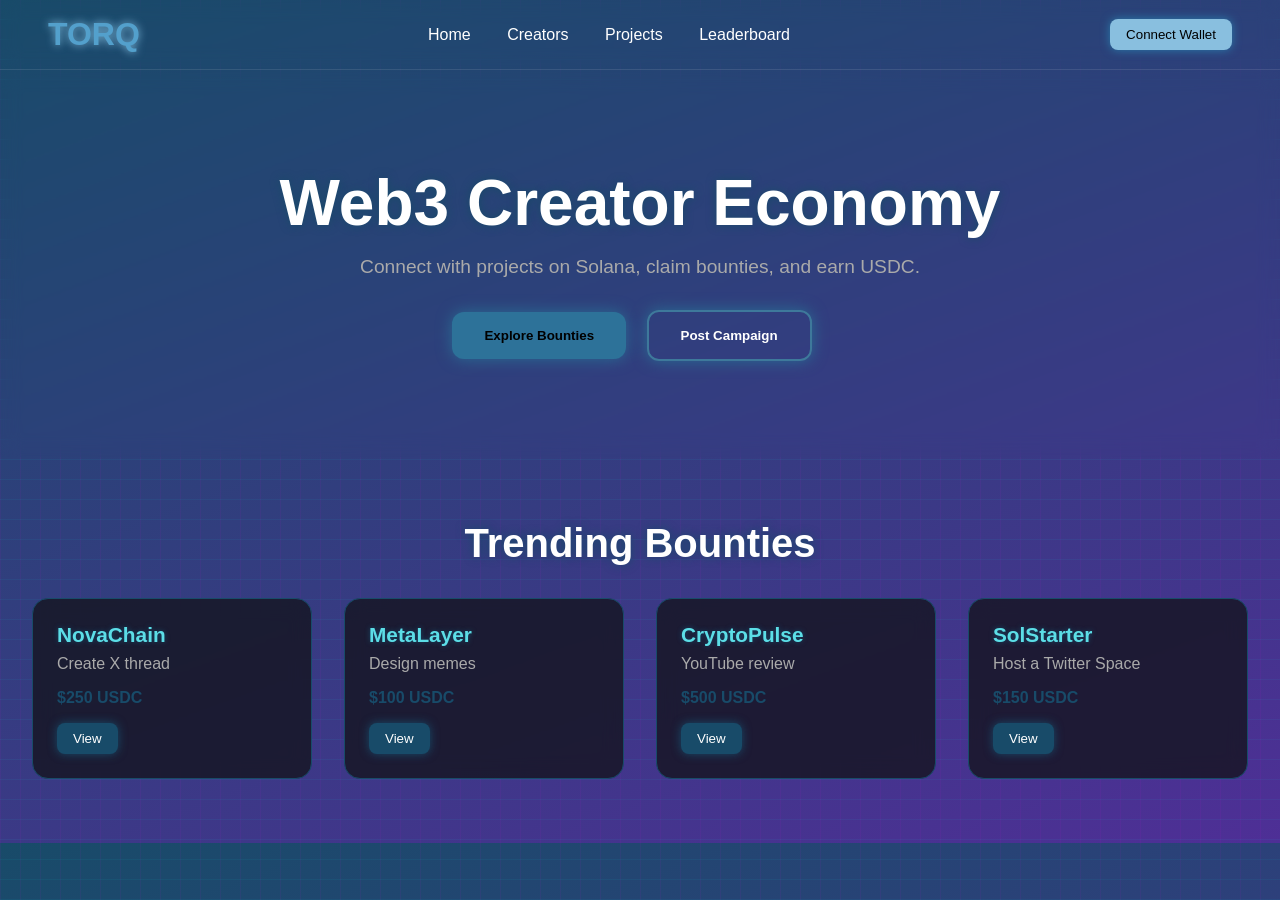
<file: index.html>
<!DOCTYPE html>
<html lang="en">

<head>
    <meta charset="UTF-8">
    <meta name="viewport" content="width=device-width, initial-scale=1.0">
    <title>TORQ - Web3 Creator Marketplace</title>
    <link rel="icon" type="img" href="./torq.png">
    <link rel="stylesheet" href="torq.css">
</head>

<body>
    <div id="grid-bg"></div>
    <!-- Navbar -->
    <nav class="navbar">
        <div class="logo">TORQ</div>
        <div class="nav-links">
            <a href="index.html">Home</a>
            <a href="creators.html">Creators</a>
            <a href="projects.html">Projects</a>
            <a href="leaderboard.html">Leaderboard</a>
        </div>
        <button id="wallet-btn">Connect Wallet</button>
    </nav>

    <!-- Hero Section -->
    <section class="hero">
        <h1>Web3 Creator Economy</h1>
        <p>Connect with projects on Solana, claim bounties, and earn USDC.</p>
        <div class="hero-buttons">
            <a href="creators.html"><button>Explore Bounties</button></a>
            <a href="projects.html"><button class="outline">Post Campaign</button></a>
        </div>
    </section>

    <!-- Bounties Section -->
    <section class="bounties" id="bounties">
        <h2>Trending Bounties</h2>
        <div class="bounty-container" id="bounty-container"></div>
    </section>

    <script src="torq.js"></script>
</body>

</html>
</file>
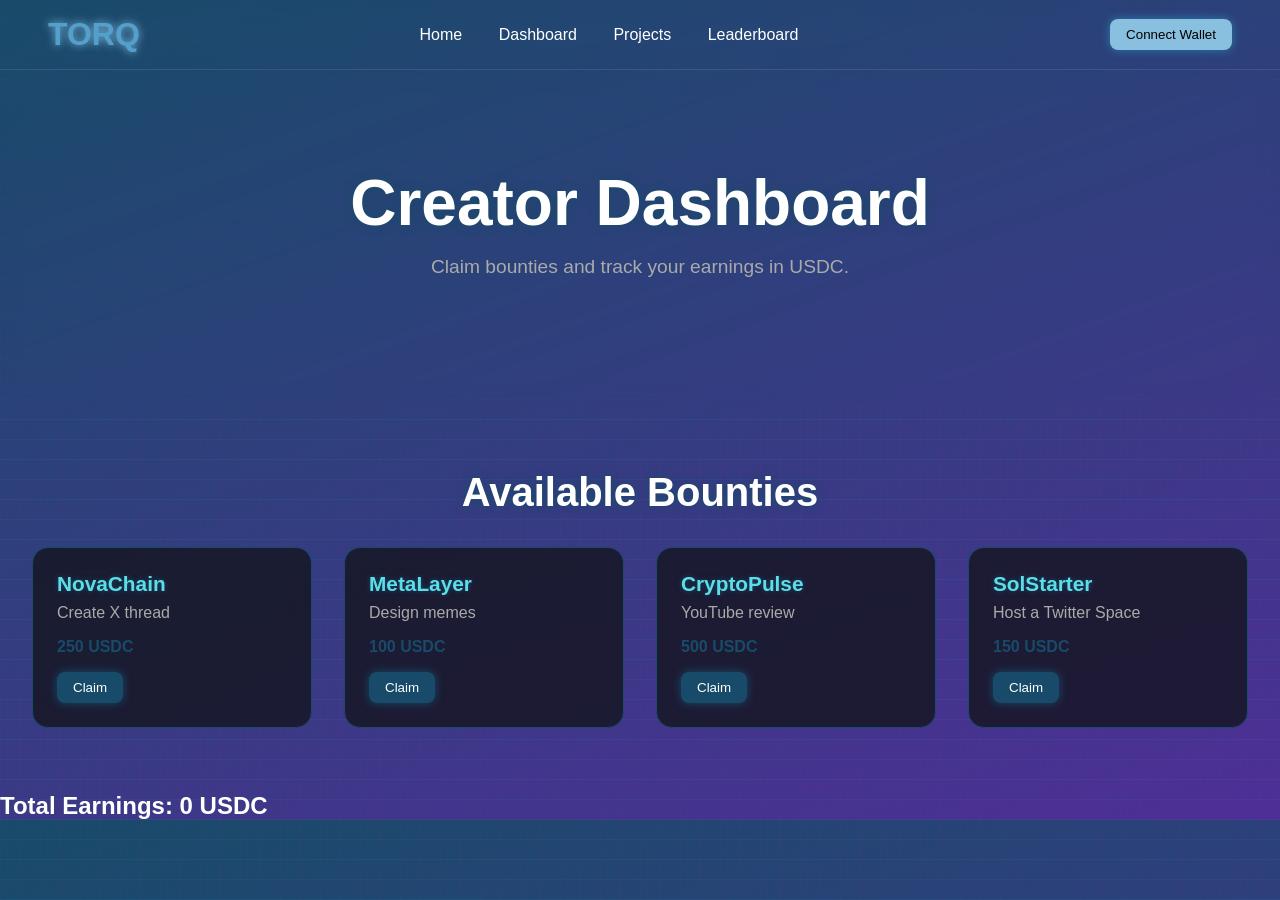
<file: creators.html>
<!DOCTYPE html>
<html lang="en">

<head>
    <meta charset="UTF-8">
    <meta name="viewport" content="width=device-width, initial-scale=1.0">
    <title>TORQ - Creator Dashboard</title>
    <link rel="icon" type="img" href="./torq.png">
    <link rel="stylesheet" href="torq.css">
</head>

<body>
    <div id="grid-bg"></div>
    <nav class="navbar">
        <div class="logo">TORQ</div>
        <div class="nav-links">
            <a href="index.html">Home</a>
            <a href="creators.html">Dashboard</a>
            <a href="projects.html">Projects</a>
            <a href="leaderboard.html">Leaderboard</a>
        </div>
        <button id="wallet-btn">Connect Wallet</button>
    </nav>

    <section class="hero">
        <h1>Creator Dashboard</h1>
        <p>Claim bounties and track your earnings in USDC.</p>
    </section>

    <section class="bounties">
        <h2>Available Bounties</h2>
        <div class="bounty-container" id="creator-bounties"></div>
    </section>

    <section class="earnings">
        <h2>Total Earnings: <span id="total-earnings">0</span> USDC</h2>
    </section>

    <script src="creators.js"></script>
</body>

</html>
</file>
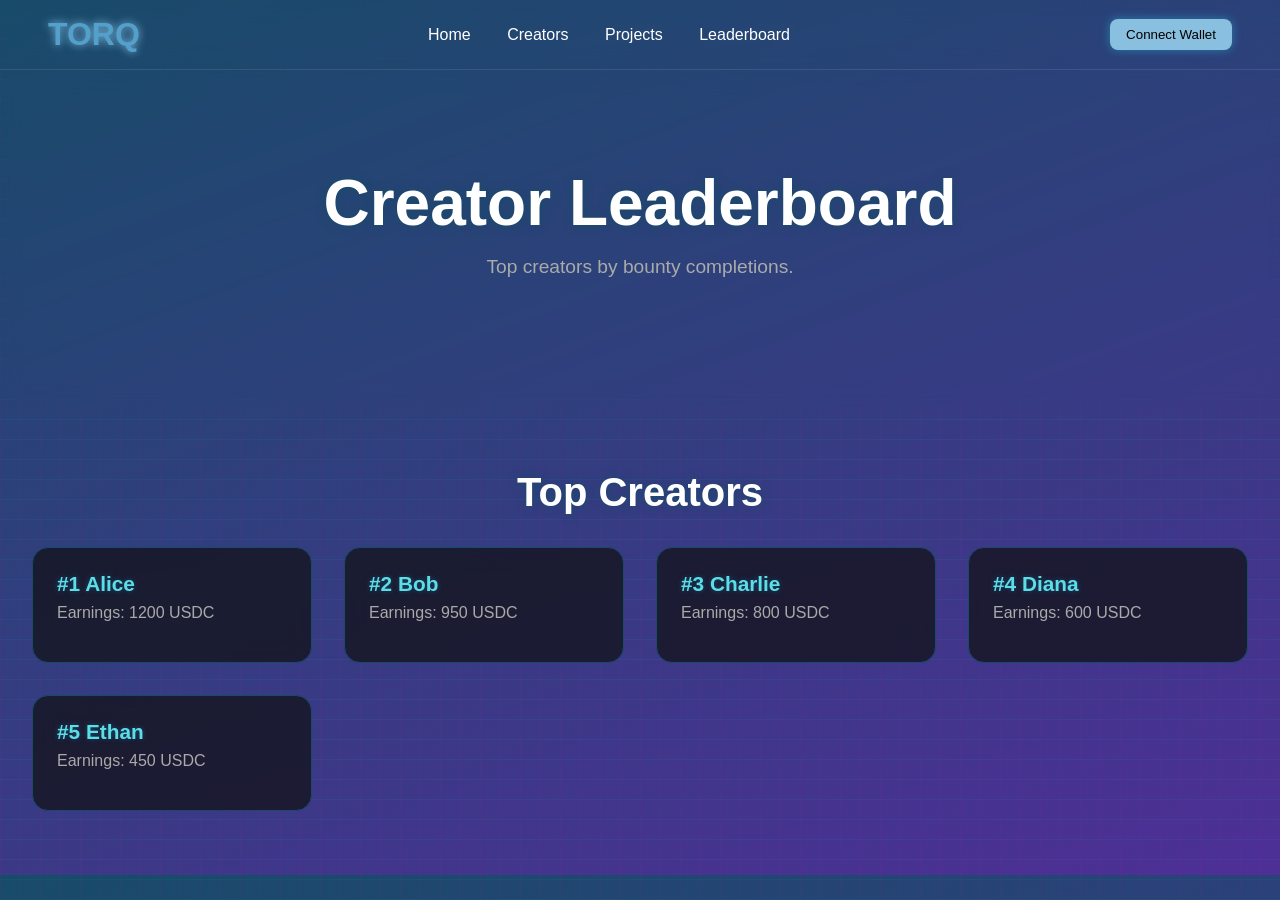
<file: leaderboard.html>
<!DOCTYPE html>
<html lang="en">

<head>
    <meta charset="UTF-8">
    <meta name="viewport" content="width=device-width, initial-scale=1.0">
    <title>TORQ - Leaderboard</title>
    <link rel="icon" type="img" href="./torq.png">
    <link rel="stylesheet" href="torq.css">
</head>

<body>
    <div id="grid-bg"></div>
    <nav class="navbar">
        <div class="logo">TORQ</div>
        <div class="nav-links">
            <a href="index.html">Home</a>
            <a href="creators.html">Creators</a>
            <a href="projects.html">Projects</a>
            <a href="leaderboard.html">Leaderboard</a>
        </div>
        <button id="wallet-btn">Connect Wallet</button>
    </nav>

    <section class="hero">
        <h1>Creator Leaderboard</h1>
        <p>Top creators by bounty completions.</p>
    </section>

    <section class="bounties">
        <h2>Top Creators</h2>
        <div class="bounty-container" id="leaderboard-container"></div>
    </section>

    <script src="leaderboard.js"></script>
</body>

</html>
</file>
<file: torq.css>
/* Reset */
* {
    margin: 0;
    padding: 0;
    box-sizing: border-box;
    font-family: 'Poppins', sans-serif;
}

/* Body */
body {
    background: linear-gradient(160deg, #184b69, #4e2f96);
    color: #fff;
}

/* Navbar */
.navbar {
    display: flex;
    justify-content: space-between;
    align-items: center;
    padding: 1rem 3rem;
    backdrop-filter: blur(10px);
    border-bottom: 1px solid rgba(255, 255, 255, 0.1);
}

.navbar .logo {
    font-size: 2rem;
    font-weight: bold;
    color: #53a0cc;
    text-shadow: 0 0 8px #7fbbdd;
}

.nav-links a {
    margin-right: 2rem;
    text-decoration: none;
    color: #fff;
    transition: 0.3s;
}

.nav-links a:hover {
    color: #5595b9;
    text-shadow: 0 0 6px #469ed1;
}

#wallet-btn {
    background: #89bfdf;
    border: none;
    padding: 0.5rem 1rem;
    border-radius: 8px;
    cursor: pointer;
    box-shadow: 0 0 10px #2a7cac;
    transition: 0.3s;
}

#wallet-btn:hover {
    transform: scale(1.05);
}

/* Hero */
.hero {
    text-align: center;
    padding: 6rem 2rem;
    backdrop-filter: blur(10px);
}

.hero h1 {
    font-size: 4rem;
    margin-bottom: 1rem;
    color: #fff;
    text-shadow: 0 0 10px #184b69;
}

.hero p {
    color: #aaa;
    margin-bottom: 2rem;
    font-size: 1.2rem;
}

.hero-buttons button {
    background: #2d7299;
    border: none;
    padding: 1rem 2rem;
    margin-right: 1rem;
    border-radius: 12px;
    cursor: pointer;
    font-weight: bold;
    box-shadow: 0 0 15px #2a6d94;
    transition: 0.3s;
}

.hero-buttons button:hover {
    transform: scale(1.05);
}

.hero-buttons .outline {
    background: transparent;
    border: 2px solid #3e799b;
    color: #fff;
}

/* Bounties Section */
.bounties {
    padding: 4rem 2rem;
}

.bounties h2 {
    font-size: 2.5rem;
    margin-bottom: 2rem;
    text-align: center;
    text-shadow: 0 0 10px #184b69;
}

.bounty-container {
    display: grid;
    grid-template-columns: repeat(auto-fit, minmax(250px, 1fr));
    gap: 2rem;
}

/* Bounty Card */
.bounty-card {
    background: rgba(20, 20, 30, 0.8);
    padding: 1.5rem;
    border-radius: 16px;
    backdrop-filter: blur(10px);
    border: 1px solid #184b69;
    transition: transform 0.3s, box-shadow 0.3s;
}

.bounty-card:hover {
    transform: scale(1.05);
    box-shadow: 0 0 20px #184b69;
}

.bounty-card h3 {
    font-size: 1.3rem;
    margin-bottom: 0.5rem;
    color: #5cdee7;
    text-shadow: 0 0 5px #184b69;
}

.bounty-card p {
    color: #aaa;
    margin-bottom: 1rem;
}

.bounty-card .reward {
    color: #184b69;
    font-weight: bold;
    margin-bottom: 1rem;
}

.bounty-card button {
    background: #184b69;
    color: #fff;
    border: none;
    padding: 0.5rem 1rem;
    border-radius: 8px;
    cursor: pointer;
    box-shadow: 0 0 10px #184b69;
}

.bounty-card button:hover {
    transform: scale(1.05);
}

#grid-bg {
    position: fixed;
    top: 0;
    left: 0;
    width: 100%;
    height: 100%;
    background: repeating-linear-gradient(0deg,
            rgba(0, 255, 255, 0.05),
            rgba(0, 255, 255, 0.05) 1px,
            transparent 1px,
            transparent 20px),
        repeating-linear-gradient(90deg,
            rgba(255, 0, 255, 0.05),
            rgba(255, 0, 255, 0.05) 1px,
            transparent 1px,
            transparent 20px);
    animation: moveGrid 20s linear infinite;
    z-index: -1;
    /* behind everything */
}

@keyframes moveGrid {
    0% {
        background-position: 0 0, 0 0;
    }

    100% {
        background-position: 1000px 1000px, 1000px 1000px;
    }
}

@media (max-width: 1024px) {
    .hero h1 {
        font-size: 2.5rem;
    }

    .hero p {
        font-size: 1rem;
    }

    .navbar {
        padding: 1rem;
    }
}

@media (max-width: 768px) {
    .glass-container {
        margin: 1rem;
        padding: 1rem;
    }

    .hero h1 {
        font-size: 2rem;
    }

    .hero p {
        font-size: 0.95rem;
    }

    .hero-buttons button {
        padding: 0.6rem 1rem;
        font-size: 0.9rem;
    }
}

@media (max-width: 480px) {
    .hero h1 {
        font-size: 1.6rem;
    }

    .hero p {
        font-size: 0.85rem;
    }

    .bounty-card {
        padding: 0.8rem;
    }

    .hero-buttons button {
        padding: 0.5rem 0.8rem;
        font-size: 0.85rem;
    }

    .nav-links a {
        margin: 0.3rem;
        font-size: 0.85rem;
    }
}
</file>
